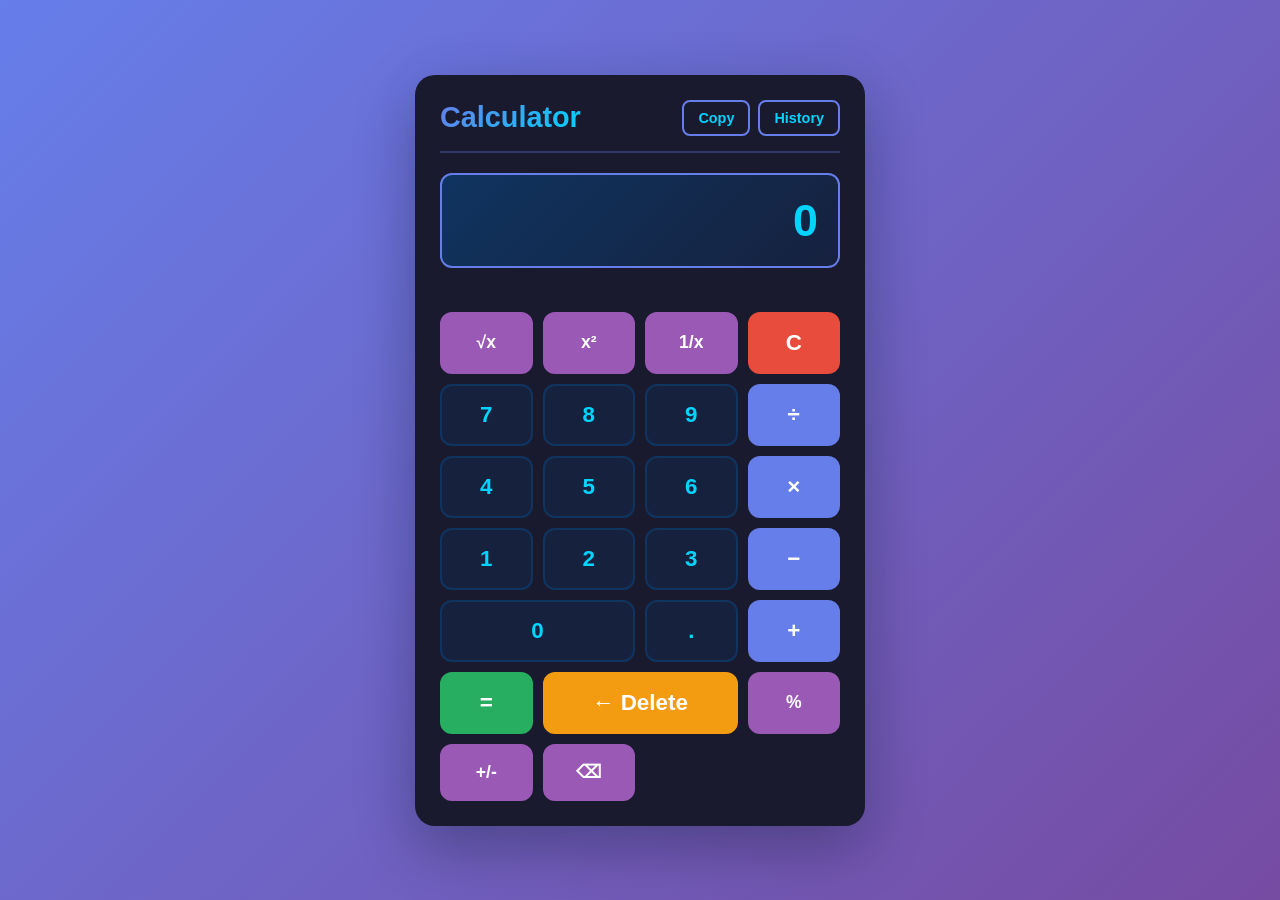
<file: index.html>
<!DOCTYPE html>
<html lang="en">
<head>
    <meta charset="UTF-8">
    <meta name="viewport" content="width=device-width, initial-scale=1.0">
    <title>Calculator</title>
    <link rel="stylesheet" href="styles.css">
</head>
<body>
    <div class="container">
        <div class="calculator">
            <div class="header">
                <h1>Calculator</h1>
                <div class="header-actions">
                    <button class="copy-btn" id="copyBtn" type="button" title="Copy current result" aria-label="Copy current result">Copy</button>
                    <button class="history-btn" id="historyBtn" type="button" title="View calculation history" aria-haspopup="dialog" aria-controls="historyModal">History</button>
                </div>
            </div>
            <div class="display">
                <label class="sr-only" for="result">Calculator display</label>
                <input type="text" id="result" readonly placeholder="0" aria-live="polite">
                <p class="copy-status" id="copyStatus" role="status" aria-live="polite"></p>
            </div>
            <div class="buttons">
                <!-- Row 1: Advanced functions -->
                <button class="btn function" data-action="function" data-value="sqrt">√x</button>
                <button class="btn function" data-action="function" data-value="square">x²</button>
                <button class="btn function" data-action="function" data-value="reciprocal">1/x</button>
                <button class="btn clear" data-action="clear">C</button>

                <!-- Row 2: Standard operators -->
                <button class="btn" data-action="number" data-value="7">7</button>
                <button class="btn" data-action="number" data-value="8">8</button>
                <button class="btn" data-action="number" data-value="9">9</button>
                <button class="btn operator" data-action="operator" data-value="/">÷</button>

                <!-- Row 3 -->
                <button class="btn" data-action="number" data-value="4">4</button>
                <button class="btn" data-action="number" data-value="5">5</button>
                <button class="btn" data-action="number" data-value="6">6</button>
                <button class="btn operator" data-action="operator" data-value="*">×</button>

                <!-- Row 4 -->
                <button class="btn" data-action="number" data-value="1">1</button>
                <button class="btn" data-action="number" data-value="2">2</button>
                <button class="btn" data-action="number" data-value="3">3</button>
                <button class="btn operator" data-action="operator" data-value="-">−</button>

                <!-- Row 5 -->
                <button class="btn zero" data-action="number" data-value="0">0</button>
                <button class="btn" data-action="number" data-value=".">.</button>
                <button class="btn operator" data-action="operator" data-value="+">+</button>
                <button class="btn equals" data-action="operator" data-value="=">=</button>

                <!-- Row 6: Extra controls -->
                <button class="btn delete" data-action="delete">← Delete</button>
                <button class="btn function" data-action="function" data-value="percent">%</button>
                <button class="btn function" data-action="function" data-value="toggle">+/-</button>
                <button class="btn function" data-action="function" data-value="backspace">⌫</button>
            </div>
        </div>
    </div>

    <!-- History Modal -->
    <div class="modal" id="historyModal" role="dialog" aria-modal="true" aria-labelledby="historyTitle">
        <div class="modal-content">
            <div class="modal-header">
                <h2 id="historyTitle">Calculation History</h2>
                <button class="close-btn" id="closeBtn" type="button" aria-label="Close calculation history">&times;</button>
            </div>
            <div class="history-list" id="historyList">
                <p class="empty-state">No history yet</p>
            </div>
            <button class="clear-history-btn" id="clearHistoryBtn" type="button">Clear History</button>
        </div>
    </div>

    <script src="app.js"></script>
</body>
</html>
</file>
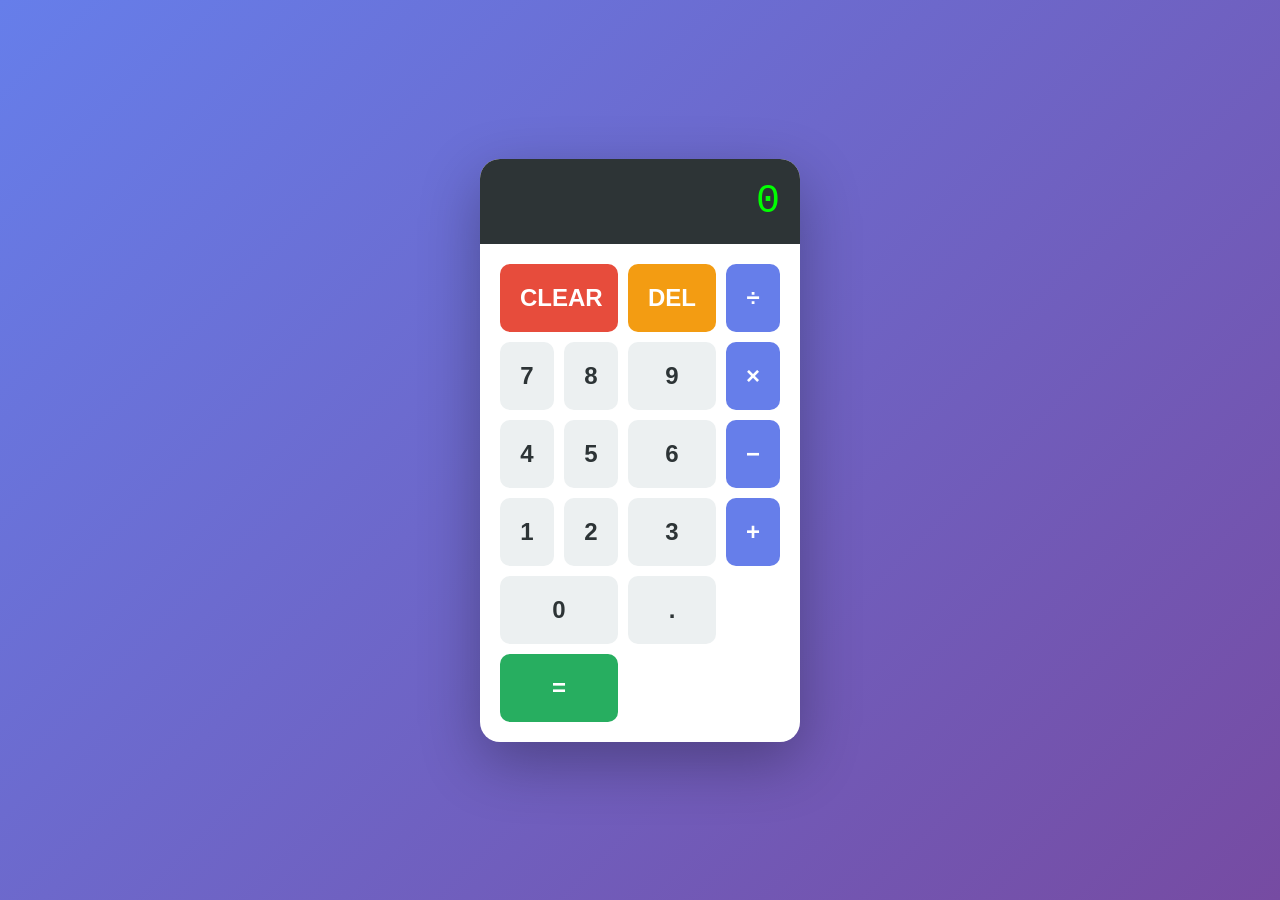
<file: calculator.html>
<!DOCTYPE html>
<html lang="en">
<head>
    <meta charset="UTF-8">
    <meta name="viewport" content="width=device-width, initial-scale=1.0">
    <title>Simple Calculator</title>
    <style>
        * {
            margin: 0;
            padding: 0;
            box-sizing: border-box;
        }

        body {
            display: flex;
            justify-content: center;
            align-items: center;
            min-height: 100vh;
            background: linear-gradient(135deg, #667eea 0%, #764ba2 100%);
            font-family: 'Segoe UI', Tahoma, Geneva, Verdana, sans-serif;
        }

        .calculator {
            background: white;
            border-radius: 20px;
            box-shadow: 0 20px 60px rgba(0, 0, 0, 0.3);
            width: 320px;
            overflow: hidden;
        }

        .display {
            background: #2d3436;
            color: #00ff00;
            font-size: 2.5em;
            padding: 20px;
            text-align: right;
            min-height: 80px;
            word-wrap: break-word;
            word-break: break-all;
            font-family: 'Courier New', monospace;
        }

        .buttons {
            display: grid;
            grid-template-columns: repeat(4, 1fr);
            gap: 10px;
            padding: 20px;
        }

        button {
            padding: 20px;
            font-size: 1.5em;
            border: none;
            border-radius: 10px;
            cursor: pointer;
            transition: all 0.3s ease;
            font-weight: bold;
            background: #ecf0f1;
            color: #2d3436;
        }

        button:hover {
            transform: translateY(-2px);
            box-shadow: 0 5px 15px rgba(0, 0, 0, 0.2);
        }

        button:active {
            transform: translateY(0);
        }

        .operator {
            background: #667eea;
            color: white;
        }

        .operator:hover {
            background: #5568d3;
        }

        .equals {
            background: #27ae60;
            color: white;
            grid-column: span 2;
        }

        .equals:hover {
            background: #229954;
        }

        .clear {
            background: #e74c3c;
            color: white;
            grid-column: span 2;
        }

        .clear:hover {
            background: #c0392b;
        }

        .delete {
            background: #f39c12;
            color: white;
        }

        .delete:hover {
            background: #d68910;
        }
    </style>
</head>
<body>
    <div class="calculator">
        <div class="display" id="display">0</div>
        <div class="buttons">
            <button class="clear" onclick="clearDisplay()">CLEAR</button>
            <button class="delete" onclick="deleteLastChar()">DEL</button>
            <button class="operator" onclick="appendOperator('/')">÷</button>
            <button onclick="appendNumber('7')">7</button>
            <button onclick="appendNumber('8')">8</button>
            <button onclick="appendNumber('9')">9</button>
            <button class="operator" onclick="appendOperator('*')">×</button>
            <button onclick="appendNumber('4')">4</button>
            <button onclick="appendNumber('5')">5</button>
            <button onclick="appendNumber('6')">6</button>
            <button class="operator" onclick="appendOperator('-')">−</button>
            <button onclick="appendNumber('1')">1</button>
            <button onclick="appendNumber('2')">2</button>
            <button onclick="appendNumber('3')">3</button>
            <button class="operator" onclick="appendOperator('+')">+</button>
            <button onclick="appendNumber('0')" style="grid-column: span 2;">0</button>
            <button onclick="appendDecimal()">.</button>
            <button class="equals" onclick="calculate()">=</button>
        </div>
    </div>

    <script>
        let display = document.getElementById('display');
        let currentInput = '';
        let operator = null;
        let previousValue = null;

        function appendNumber(num) {
            if (currentInput === '0') {
                currentInput = num;
            } else {
                currentInput += num;
            }
            updateDisplay();
        }

        function appendOperator(op) {
            if (currentInput === '') return;

            if (operator !== null && previousValue !== null) {
                calculate();
            }

            previousValue = currentInput;
            operator = op;
            currentInput = '';
        }

        function appendDecimal() {
            if (!currentInput.includes('.')) {
                if (currentInput === '') {
                    currentInput = '0.';
                } else {
                    currentInput += '.';
                }
                updateDisplay();
            }
        }

        function calculate() {
            if (operator === null || previousValue === null || currentInput === '') {
                return;
            }

            let result;
            const prev = parseFloat(previousValue);
            const current = parseFloat(currentInput);

            switch (operator) {
                case '+':
                    result = prev + current;
                    break;
                case '-':
                    result = prev - current;
                    break;
                case '*':
                    result = prev * current;
                    break;
                case '/':
                    result = current === 0 ? 'Error' : prev / current;
                    break;
                default:
                    return;
            }

            currentInput = result.toString();
            operator = null;
            previousValue = null;
            updateDisplay();
        }

        function clearDisplay() {
            currentInput = '';
            operator = null;
            previousValue = null;
            updateDisplay();
        }

        function deleteLastChar() {
            currentInput = currentInput.slice(0, -1);
            updateDisplay();
        }

        function updateDisplay() {
            display.textContent = currentInput === '' ? '0' : currentInput;
        }

        // Initialize display
        updateDisplay();
    </script>
</body>
</html>
</file>
<file: styles.css>
* {
    margin: 0;
    padding: 0;
    box-sizing: border-box;
}

body {
    font-family: -apple-system, BlinkMacSystemFont, 'Segoe UI', Roboto, Oxygen, Ubuntu, Cantarell, sans-serif;
    background: linear-gradient(135deg, #667eea 0%, #764ba2 100%);
    min-height: 100vh;
    display: flex;
    justify-content: center;
    align-items: center;
    padding: 20px;
}

.container {
    width: 100%;
    max-width: 450px;
}

.calculator {
    background: #1a1a2e;
    border-radius: 20px;
    padding: 25px;
    box-shadow: 0 20px 60px rgba(0, 0, 0, 0.3), 0 0 40px rgba(102, 126, 234, 0.2);
    backdrop-filter: blur(10px);
}

.header {
    display: flex;
    justify-content: space-between;
    align-items: center;
    gap: 12px;
    margin-bottom: 20px;
    padding-bottom: 15px;
    border-bottom: 2px solid rgba(102, 126, 234, 0.3);
}

.header h1 {
    font-size: 1.8rem;
    background: linear-gradient(135deg, #667eea, #00d4ff);
    -webkit-background-clip: text;
    -webkit-text-fill-color: transparent;
    background-clip: text;
}

.header-actions {
    display: flex;
    gap: 8px;
}

.history-btn,
.copy-btn {
    padding: 8px 14px;
    font-size: 0.9rem;
    font-weight: 600;
    border: 2px solid #667eea;
    background: transparent;
    color: #00d4ff;
    border-radius: 8px;
    cursor: pointer;
    transition: all 0.3s ease;
}

.history-btn:hover,
.copy-btn:hover {
    background: #667eea;
    transform: translateY(-2px);
    box-shadow: 0 5px 15px rgba(102, 126, 234, 0.4);
}

.history-btn:focus-visible,
.copy-btn:focus-visible,
.btn:focus-visible,
.close-btn:focus-visible,
.clear-history-btn:focus-visible,
.history-item:focus-visible {
    outline: 3px solid #00d4ff;
    outline-offset: 3px;
}

.display {
    margin-bottom: 20px;
    position: relative;
}

#result {
    width: 100%;
    padding: 20px;
    font-size: 2.8rem;
    font-weight: 600;
    background: linear-gradient(135deg, #0f3460 0%, #16213e 100%);
    border: 2px solid #667eea;
    border-radius: 12px;
    color: #00d4ff;
    text-align: right;
    outline: none;
    transition: all 0.3s ease;
    word-break: break-all;
    word-wrap: break-word;
}

#result:focus {
    border-color: #764ba2;
    box-shadow: 0 0 20px rgba(102, 126, 234, 0.6);
}

.copy-status {
    min-height: 18px;
    margin-top: 6px;
    color: #b8c2ff;
    font-size: 0.78rem;
    text-align: right;
}

.sr-only {
    position: absolute;
    width: 1px;
    height: 1px;
    padding: 0;
    margin: -1px;
    overflow: hidden;
    clip: rect(0, 0, 0, 0);
    white-space: nowrap;
    border: 0;
}

.buttons {
    display: grid;
    grid-template-columns: repeat(4, 1fr);
    gap: 10px;
}

.btn {
    padding: 16px;
    font-size: 1.4rem;
    font-weight: 600;
    border: none;
    border-radius: 12px;
    cursor: pointer;
    transition: all 0.2s ease;
    background: #16213e;
    color: #00d4ff;
    border: 2px solid #0f3460;
    position: relative;
    overflow: hidden;
}

.btn::before {
    content: '';
    position: absolute;
    top: 0;
    left: -100%;
    width: 100%;
    height: 100%;
    background: rgba(102, 126, 234, 0.2);
    transition: left 0.3s ease;
}

.btn:hover {
    background: #0f3460;
    transform: translateY(-3px);
    box-shadow: 0 8px 20px rgba(0, 212, 255, 0.3);
}

.btn:hover::before {
    left: 100%;
}

.btn:active {
    transform: translateY(-1px);
    box-shadow: 0 4px 10px rgba(0, 212, 255, 0.2);
}

.btn.operator {
    background: #667eea;
    color: white;
    border-color: #667eea;
}

.btn.operator:hover {
    background: #764ba2;
    border-color: #764ba2;
    box-shadow: 0 8px 20px rgba(118, 75, 162, 0.4);
}

.btn.operator:active {
    background: #5a3a8a;
}

.btn.clear {
    background: #e74c3c;
    color: white;
    border-color: #e74c3c;
}

.btn.clear:hover {
    background: #c0392b;
    border-color: #c0392b;
    box-shadow: 0 8px 20px rgba(231, 76, 60, 0.4);
}

.btn.equals {
    background: #27ae60;
    color: white;
    border-color: #27ae60;
    font-weight: 700;
}

.btn.equals:hover {
    background: #229954;
    border-color: #229954;
    box-shadow: 0 8px 20px rgba(39, 174, 96, 0.4);
}

.btn.equals:active {
    background: #1e8449;
}

.btn.function {
    background: #9b59b6;
    color: white;
    border-color: #9b59b6;
    font-size: 1.1rem;
}

.btn.function:hover {
    background: #8e44ad;
    border-color: #8e44ad;
    box-shadow: 0 8px 20px rgba(155, 89, 182, 0.4);
}

.btn.delete {
    grid-column: span 2;
    background: #f39c12;
    color: white;
    border-color: #f39c12;
}

.btn.delete:hover {
    background: #e67e22;
    border-color: #e67e22;
    box-shadow: 0 8px 20px rgba(243, 156, 18, 0.4);
}

.btn.zero {
    grid-column: span 2;
}

.modal {
    display: none;
    position: fixed;
    z-index: 1000;
    left: 0;
    top: 0;
    width: 100%;
    height: 100%;
    background-color: rgba(0, 0, 0, 0.7);
    backdrop-filter: blur(5px);
    animation: fadeIn 0.3s ease;
}

.modal.show {
    display: flex;
    justify-content: center;
    align-items: center;
}

@keyframes fadeIn {
    from { opacity: 0; }
    to { opacity: 1; }
}

.modal-content {
    background: #1a1a2e;
    border-radius: 20px;
    width: 90%;
    max-width: 500px;
    max-height: 80vh;
    display: flex;
    flex-direction: column;
    box-shadow: 0 20px 60px rgba(0, 0, 0, 0.5);
    border: 2px solid #667eea;
    animation: slideUp 0.3s ease;
}

@keyframes slideUp {
    from {
        transform: translateY(50px);
        opacity: 0;
    }
    to {
        transform: translateY(0);
        opacity: 1;
    }
}

.modal-header {
    display: flex;
    justify-content: space-between;
    align-items: center;
    padding: 20px;
    border-bottom: 2px solid #667eea;
}

.modal-header h2 {
    background: linear-gradient(135deg, #667eea, #00d4ff);
    -webkit-background-clip: text;
    -webkit-text-fill-color: transparent;
    background-clip: text;
}

.close-btn {
    background: none;
    border: none;
    color: #00d4ff;
    font-size: 2rem;
    cursor: pointer;
    transition: color 0.3s ease;
}

.close-btn:hover {
    color: #764ba2;
}

.history-list {
    flex: 1;
    overflow-y: auto;
    padding: 20px;
}

.history-item {
    width: 100%;
    padding: 12px 16px;
    background: #0f3460;
    border: 1px solid #667eea;
    border-radius: 8px;
    margin-bottom: 10px;
    color: #00d4ff;
    display: flex;
    justify-content: space-between;
    align-items: center;
    gap: 12px;
    transition: all 0.2s ease;
    cursor: pointer;
    font: inherit;
    text-align: left;
}

.history-item:hover {
    background: #16213e;
    transform: translateX(5px);
    box-shadow: 0 4px 12px rgba(102, 126, 234, 0.3);
}

.history-item small {
    display: block;
    margin-top: 3px;
    opacity: 0.75;
}

.history-expression {
    font-weight: 600;
}

.history-result {
    color: #27ae60;
    font-weight: 700;
}

.empty-state {
    text-align: center;
    color: #667eea;
    padding: 30px;
    font-style: italic;
}

.clear-history-btn {
    padding: 12px 20px;
    margin: 20px;
    background: #e74c3c;
    color: white;
    border: none;
    border-radius: 8px;
    font-weight: 600;
    cursor: pointer;
    transition: all 0.3s ease;
}

.clear-history-btn:hover {
    background: #c0392b;
    box-shadow: 0 5px 15px rgba(231, 76, 60, 0.4);
}

.history-list::-webkit-scrollbar {
    width: 8px;
}

.history-list::-webkit-scrollbar-track {
    background: #0f3460;
    border-radius: 10px;
}

.history-list::-webkit-scrollbar-thumb {
    background: #667eea;
    border-radius: 10px;
}

.history-list::-webkit-scrollbar-thumb:hover {
    background: #764ba2;
}

@media (max-width: 480px) {
    .calculator {
        padding: 15px;
    }

    .header {
        align-items: flex-start;
    }

    .header h1 {
        font-size: 1.4rem;
    }

    .header-actions {
        flex-direction: column;
        width: 92px;
    }

    .history-btn,
    .copy-btn {
        padding: 6px 10px;
        font-size: 0.8rem;
    }

    #result {
        font-size: 2rem;
        padding: 15px;
    }

    .btn {
        padding: 14px;
        font-size: 1.2rem;
    }

    .buttons {
        gap: 8px;
    }

    .modal-content {
        width: 95%;
        max-height: 70vh;
    }
}

@media (max-width: 360px) {
    .btn {
        padding: 12px;
        font-size: 1rem;
    }

    #result {
        font-size: 1.6rem;
        padding: 12px;
    }
}
</file>
